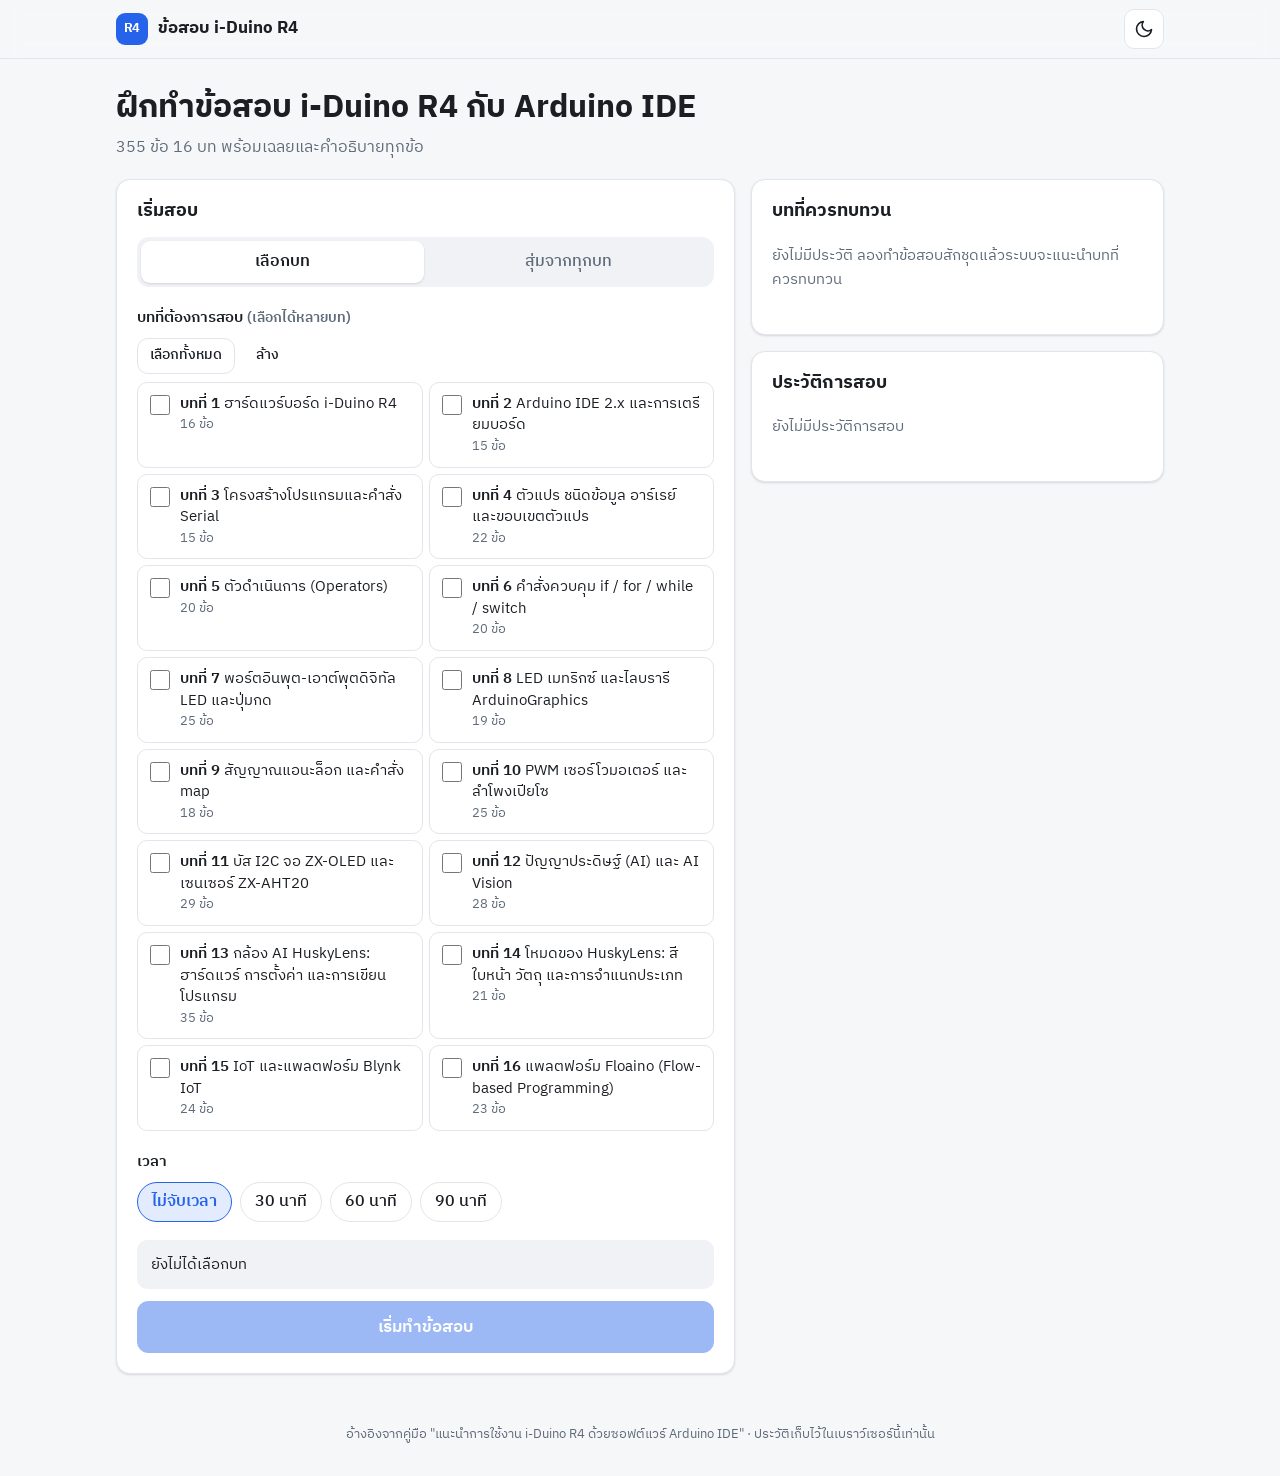
<file: index.html>
<!doctype html>
<html lang="th">
<head>
  <meta charset="utf-8">
  <meta name="viewport" content="width=device-width, initial-scale=1, viewport-fit=cover">
  <title>ข้อสอบ i-Duino R4</title>
  <meta name="description" content="แบบฝึกหัดข้อสอบปรนัย i-Duino R4 กับ Arduino IDE 355 ข้อ 16 บท พร้อมเฉลยและคำอธิบาย">
  <meta name="theme-color" content="#f6f7f9" media="(prefers-color-scheme: light)">
  <meta name="theme-color" content="#0f1216" media="(prefers-color-scheme: dark)">
  <link rel="icon" href="data:image/svg+xml,<svg xmlns='http://www.w3.org/2000/svg' viewBox='0 0 32 32'><rect width='32' height='32' rx='7' fill='%232563eb'/><path d='M9 17l5 5 9-11' stroke='white' stroke-width='3.5' fill='none' stroke-linecap='round' stroke-linejoin='round'/></svg>">
  <link rel="preconnect" href="https://fonts.googleapis.com">
  <link rel="preconnect" href="https://fonts.gstatic.com" crossorigin>
  <link href="https://fonts.googleapis.com/css2?family=IBM+Plex+Mono:wght@400;500&family=IBM+Plex+Sans+Thai:wght@400;500;600;700&display=swap" rel="stylesheet">
  <link rel="stylesheet" href="css/style.css">
  <script>
    // ตั้งธีมก่อนวาดหน้า กันหน้ากะพริบ
    try { var t = JSON.parse(localStorage.getItem('iduinoR4.theme')); if (t) document.documentElement.dataset.theme = t; } catch (e) {}
  </script>
</head>
<body>
  <div id="app"><p class="loading">กำลังโหลดข้อสอบ…</p></div>
  <div id="modal-root"></div>
  <noscript><p class="loading">เว็บนี้ต้องเปิดใช้ JavaScript</p></noscript>

  <script src="data/questions.js"></script>
  <script src="js/storage.js"></script>
  <script src="js/highlight.js"></script>
  <script src="js/exam.js"></script>
  <script src="js/app.js"></script>
</body>
</html>
</file>
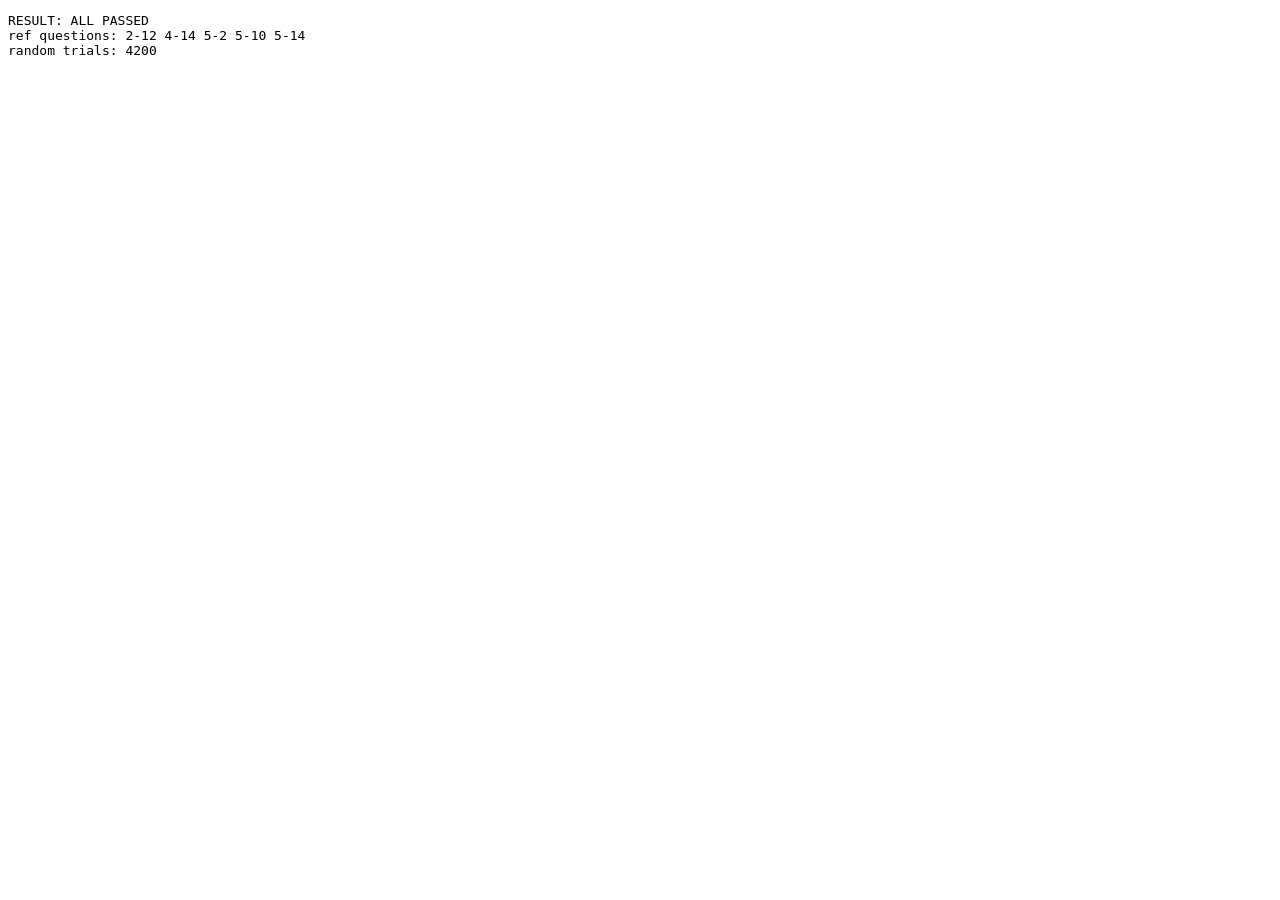
<file: tests/test.html>
<!doctype html>
<html lang="th"><head><meta charset="utf-8"><title>ทดสอบตรรกะ</title></head>
<body><pre id="out">running</pre>
<script src="../data/questions.js"></script>
<script src="../js/highlight.js"></script>
<script src="../js/exam.js"></script>
<script>
var out = [], fails = 0;
function ok(c, msg) { if (!c) { fails++; out.push('FAIL ' + msg); } }
try {
  var E = ExamCore, bank = E.buildBank(EXAM_DATA);
  ok(bank.items.length === 355, 'items 355 got ' + bank.items.length);
  ok(bank.chapters.length === 16, '16 chapters');
  var refs = bank.items.filter(function (i) { return i.prevId; }).map(function (i) { return i.id; });
  out.push('ref questions: ' + refs.join(' '));
  ok(refs.join(',') === '2-12,4-14,5-2,5-10,5-14', 'refs detected');
  bank.items.forEach(function (i) { if (i.prevId) ok(!!i.prevCode, 'prevCode for ' + i.id); });
  ok(bank.units.reduce(function (s, u) { return s + u.ids.length; }, 0) === 355, 'units cover all');

  // seeded rng
  var seed = 1;
  function rng() { seed = (seed * 16807) % 2147483647; return (seed - 1) / 2147483646; }

  function checkSet(ids, tag) {
    var set = {}; ids.forEach(function (id) { set[id] = 1; });
    ok(Object.keys(set).length === ids.length, tag + ' no duplicates');
    ids.forEach(function (id) {
      var it = bank.byId[id];
      if (it.prevId) ok(set[it.prevId], tag + ' ' + id + ' missing prev ' + it.prevId);
      // ข้อที่ถูกอ้างถึง ต้องมีข้อที่อ้างตามมาด้วย (ในโหมดสุ่ม)
    });
    for (var k = 1; k < ids.length; k++) {
      var a = bank.byId[ids[k - 1]], b = bank.byId[ids[k]];
      ok(a.ch < b.ch || (a.ch === b.ch && a.idx < b.idx), tag + ' order ' + ids[k - 1] + '>' + ids[k]);
    }
  }

  var trials = 0;
  [1, 2, 3, 5, 10, 20, 39, 40, 60, 100, 200, 354, 355, 999].forEach(function (n) {
    for (var t = 0; t < 300; t++) {
      var ids = E.pickRandom(bank, n, rng);
      var want = Math.min(n, 355);
      ok(ids.length === want, 'random n=' + n + ' got ' + ids.length);
      checkSet(ids, 'random n=' + n);
      // ห้ามมีข้อต้นกลุ่มโดยไม่มีข้อที่ตามมา (กลุ่มต้องครบ)
      var set = {}; ids.forEach(function (id) { set[id] = 1; });
      bank.units.forEach(function (u) {
        var c = u.ids.filter(function (id) { return set[id]; }).length;
        ok(c === 0 || c === u.ids.length, 'unit split n=' + n + ' ' + u.ids.join('+'));
      });
      trials++;
    }
  });
  out.push('random trials: ' + trials);

  // withPrereqs
  var w = E.withPrereqs(bank, ['5-14', '0-3', '2-12']);
  ok(w.join(',') === '0-3,2-11,2-12,5-13,5-14', 'withPrereqs ' + w.join(','));

  // chapters
  var c = E.idsOfChapters(bank, [6]);
  ok(c.length === 25 && c[0] === '6-0' && c[24] === '6-24', 'chapter 7 ids');

  // createExam + grade
  var ex = E.createExam(bank, E.idsOfChapters(bank, [4, 5]), { mode: 'chapters', label: 'x', minutes: 30 }, rng);
  ok(ex.items.length === 40 && ex.endsAt - ex.startedAt === 1800000, 'createExam');
  ex.items.forEach(function (x) { ok(x.order.slice().sort().join('') === '0123', 'perm ' + x.id); });
  ex.items.forEach(function (x, i) { if (i % 2 === 0) ex.answers[x.id] = bank.byId[x.id].answer; else if (i % 4 === 1) ex.answers[x.id] = (bank.byId[x.id].answer + 1) % 4; });
  var g = E.grade(bank, ex);
  ok(g.correct === 20 && g.total === 40 && g.pct === 50, 'grade ' + JSON.stringify([g.correct, g.total, g.pct]));
  ok(g.unanswered === 10 && g.wrongIds.length === 20, 'grade wrong/unanswered');
  ok(g.per[4][1] === 20 && g.per[5][1] === 20, 'per chapter');

  // chapterStats: ใหม่สุดก่อน
  var st = E.chapterStats([{ per: { 0: [10, 10] } }, { per: { 0: [0, 10], 1: [5, 10] } }], 16);
  ok(st[0].pct === Math.round(10 / 17 * 100) && st[0].attempts === 2, 'stats weighted ' + st[0].pct);
  ok(st[1].pct === 50 && st[2].pct === null, 'stats other');

  // highlighter
  var h = highlightCpp('#include <Wire.h>\nint x = 0x1F; // c\nSerial.println("a<b");');
  ok(h.indexOf('<span class="tk-pre">#include &lt;Wire.h&gt;</span>') === 0, 'hl pre');
  ok(h.indexOf('<span class="tk-type">int</span>') > 0 && h.indexOf('tk-num">0x1F') > 0, 'hl type/num');
  ok(h.indexOf('<span class="tk-fn">println</span>') > 0 && h.indexOf('"a&lt;b"') > 0, 'hl fn/str');
  // ทุกโค้ดในคลังไฮไลต์แล้วข้อความเหมือนเดิม
  var tmp = document.createElement('div');
  bank.items.forEach(function (i) { if (i.code) { tmp.innerHTML = highlightCpp(i.code); ok(tmp.textContent === i.code, 'hl roundtrip ' + i.id); } });
} catch (err) { fails++; out.push('ERROR ' + err.stack); }
out.unshift(fails ? 'RESULT: ' + fails + ' FAILURES' : 'RESULT: ALL PASSED');
document.getElementById('out').textContent = out.slice(0, 60).join('\n');
</script></body></html>
</file>
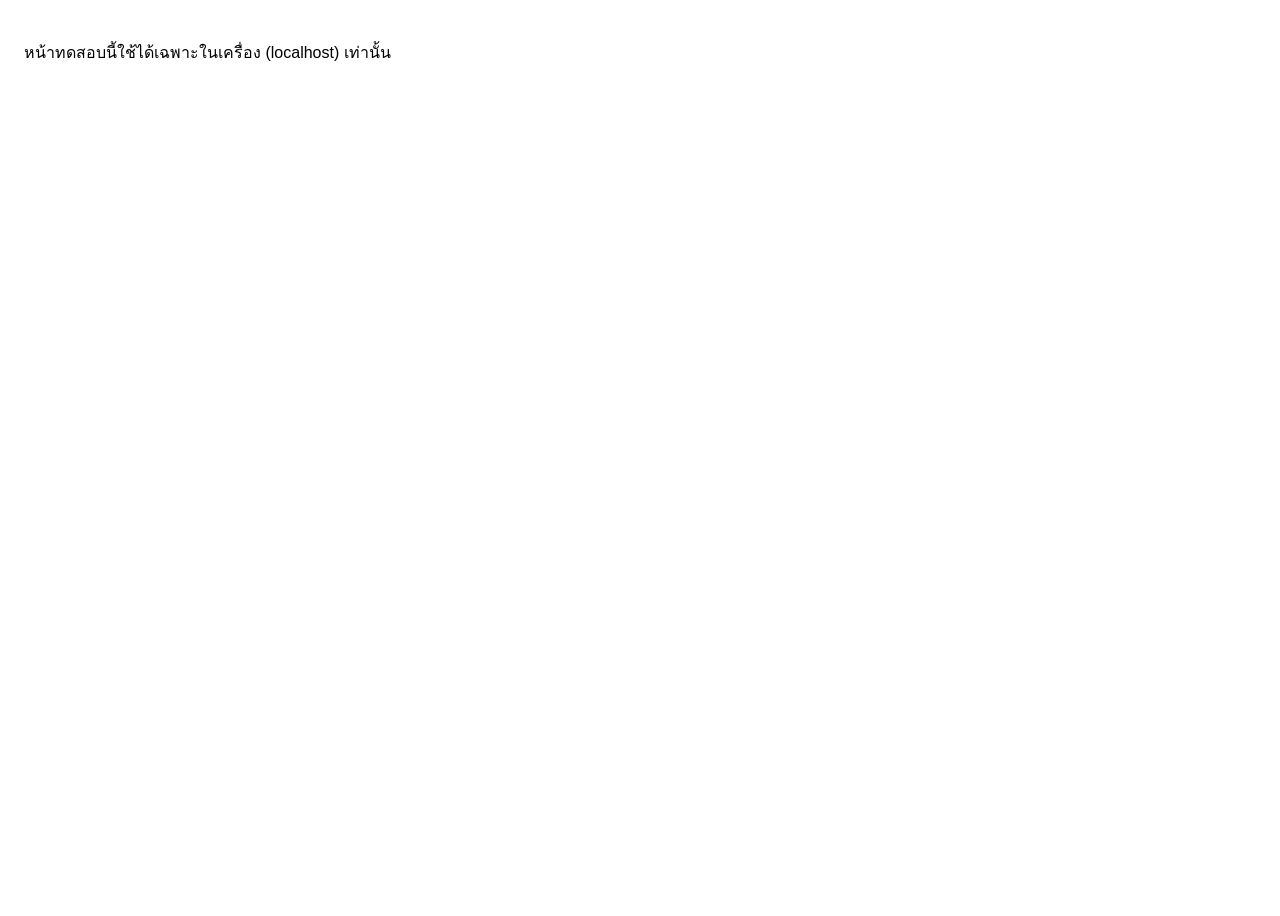
<file: tests/ui.html>
<!doctype html>
<html lang="th"><head><meta charset="utf-8"><title>ทดสอบ UI</title>
<style>html,body{margin:0;height:100%}iframe{border:0;width:100vw;height:100vh;display:block}#out{position:fixed;left:-9999px}</style></head>
<body><pre id="out">running</pre><iframe id="f"></iframe>
<script>
// ใช้ผ่านเซิร์ฟเวอร์ (python -m http.server) เท่านั้น: tests/ui.html?step=home|exam|palette|result|review|flow&theme=dark
var q = new URLSearchParams(location.search), step = q.get('step') || 'flow', theme = q.get('theme');
var out = [], fails = 0;
function ok(c, m) { if (!c) { fails++; out.push('FAIL ' + m); } }
// หน้านี้ล้าง localStorage ทั้งหมด: ยอมให้รันเฉพาะในเครื่อง กันลบประวัติของผู้ใช้บนเว็บจริง
if (!/^(localhost|127\.0\.0\.1)$/.test(location.hostname)) {
  document.body.innerHTML = '<p style="font-family:sans-serif;padding:24px">หน้าทดสอบนี้ใช้ได้เฉพาะในเครื่อง (localhost) เท่านั้น</p>';
  throw new Error('test page disabled outside localhost');
}
localStorage.clear();
if (theme) localStorage.setItem('iduinoR4.theme', JSON.stringify(theme));
var f = document.getElementById('f');
var jsErrors = [];
if (q.get('w')) { f.style.width = q.get('w') + 'px'; f.style.height = (q.get('h') || 844) + 'px'; }
f.src = '../index.html';
function wait(ms) { return new Promise(function (r) { setTimeout(r, ms || 0); }); }
f.onload = async function () {
  var w = f.contentWindow, d = w.document;
  function $(s) { return d.querySelector(s); }
  function click(s) { var el = typeof s === 'string' ? $(s) : s; if (!el) throw new Error('no ' + s); el.click(); }
  function st() { return w.__app.state(); }
  w.addEventListener('error', function (e) { jsErrors.push(e.message); });
  try {
    if (step === 'home') { done(); return; }
    if (step === 'all') {
      // แสดงทั้ง 355 ข้อทีละข้อ แล้วเปิดเฉลยทั้งชุด
      click('[data-act="ch-all"]');
      click('[data-act="time"][data-v="90"]');
      click('#start-btn');
      var ex = st().exam, bank = w.__app.bank;
      ok(ex.items.length === 355, 'all 355');
      for (var i = 0; i < ex.items.length; i++) {
        click('[data-act="goto"][data-v="' + i + '"]');
        var it = bank.byId[ex.items[i].id];
        ok(d.querySelectorAll('.choices .choice').length === 4, 'choices ' + it.id);
        ok(!!$('.code-block') === !!(it.code || it.prevCode), 'code block ' + it.id);
        ok($('.q-text').textContent === it.q, 'q text ' + it.id);
        if (i % 2) click(d.querySelectorAll('.choices .choice')[i % 4]);
      }
      ok(d.querySelectorAll('.pal.answered').length === 177, 'answered 177');
      click('[data-act="submit"]');
      click(d.querySelector('#modal-root [data-m="ok"]'));
      await wait(50);
      ok(d.querySelectorAll('.bar-row').length === 16, '16 bars');
      click('[data-act="review"]');
      ok(d.querySelectorAll('.rv').length === 355, 'review 355');
      ok(d.querySelectorAll('.rv .expl').length === 355, 'expl 355');
      ['wrong', 'skip', 'flag', 'all'].forEach(function (f2) { click('[data-act="filter"][data-v="' + f2 + '"]'); });
      click('[data-act="theme"]');
      click('[data-act="result"]'); click('[data-act="home"]');
      ok($('.weak-item') && $('.hist tbody tr'), 'home after');
      // ค่าผิดรูปใน localStorage ต้องไม่ทำให้เว็บพัง
      localStorage.setItem('iduinoR4.prefs', '{bad json');
      localStorage.setItem('iduinoR4.history', 'null');
      f.onload = null;
      w.location.reload();
      await wait(800);
      d = w.document;
      ok(d.querySelector('[data-act="start"]'), 'survives corrupt storage');
      done(); return;
    }
    // เลือกบท 5 กับ 6 (มีโค้ดและข้อ "จากโค้ดข้อที่แล้ว")
    click('[data-act="ch-none"]');
    [4, 5].forEach(function (c) { var cb = $('[data-ch="' + c + '"]'); cb.checked = true; cb.dispatchEvent(new Event('change', { bubbles: true })); });
    click('[data-act="time"][data-v="30"]');
    click('#start-btn');
    ok(st().view === 'exam' && st().exam.items.length === 40, 'started 40');
    ok(!!$('#timer'), 'timer shown');
    // ไปข้อ 2 ของบท 6 (มีโค้ด) = ลำดับ 21 ในชุด
    click('[data-act="goto"][data-v="21"]');
    ok($('.code-block .tk-kw'), 'code highlighted');
    ok(d.body.textContent.indexOf('โค้ดจากข้อที่แล้ว') < 0, 'no prev code on 6-2');
    click('[data-act="next"]');
    ok(d.body.textContent.indexOf('โค้ดจากข้อที่แล้ว') >= 0, 'prev code shown on 6-3');
    click('[data-act="prev"]');
    var ex = st().exam, bank = w.__app.bank;
    // ตอบถูกครึ่งหนึ่ง ผิดบางข้อ เว้นบางข้อ
    ex.items.forEach(function (x, i) {
      click('[data-act="goto"][data-v="' + i + '"]');
      var ans = bank.byId[x.id].answer;
      if (i % 3 === 0) return; // เว้น
      var v = i % 3 === 1 ? ans : (ans + 1) % 4;
      click('[data-act="pick"][data-v="' + v + '"]');
    });
    click('[data-act="goto"][data-v="21"]');
    click('[data-act="flag"]');
    ok($('.pal.flagged') && $('.pal.answered'), 'palette states');
    ok(JSON.parse(localStorage.getItem('iduinoR4.current')).flags[ex.items[21].id], 'saved to storage');
    if (step === 'exam') { done(); return; }
    if (step === 'palette') { click('[data-act="pal-open"]'); done(); return; }
    click('[data-act="submit"]');
    ok(d.querySelector('#modal-root .modal'), 'confirm modal');
    click(d.querySelector('#modal-root [data-m="ok"]'));
    await wait(50);
    ok(st().view === 'result', 'result view');
    var g = w.ExamCore.grade(bank, st().done);
    ok(g.correct === 13 && g.unanswered === 14, 'grade ' + g.correct + '/' + g.unanswered);
    ok(d.querySelectorAll('.bar-row').length === 2, '2 bars');
    var hist = JSON.parse(localStorage.getItem('iduinoR4.history'));
    ok(hist.length === 1 && hist[0].correct === 13, 'history saved');
    ok(!localStorage.getItem('iduinoR4.current'), 'current cleared');
    if (step === 'result') { done(); return; }
    click('[data-act="review"]');
    ok(d.querySelectorAll('.rv').length === 40, 'review all 40');
    click('[data-act="filter"][data-v="wrong"]');
    ok(d.querySelectorAll('.rv').length === 27, 'review wrong 27 got ' + d.querySelectorAll('.rv').length);
    if (step === 'review') { w.scrollTo(0, 0); done(); return; }
    click('[data-act="retry-wrong"]');
    var r = st().exam;
    var wrongSet = {}; g.wrongIds.forEach(function (id) { wrongSet[id] = 1; });
    r.items.forEach(function (x) { var it = bank.byId[x.id]; ok(wrongSet[x.id] || r.items.some(function (y) { return bank.byId[y.id].prevId === x.id; }), 'retry extra ' + x.id); });
    r.items.forEach(function (x) { var p = bank.byId[x.id].prevId; if (p) ok(r.items.some(function (y) { return y.id === p; }), 'retry missing prev of ' + x.id); });
    out.push('retry size ' + r.items.length + ' (wrong ' + g.wrongIds.length + ')');
    click('[data-act="exit"]');
    ok(st().view === 'home' && $('.resume'), 'resume card');
    ok($('.weak-item'), 'weak chapters shown');
    // random mode
    click('[data-act="discard"]'); click(d.querySelector('#modal-root [data-m="ok"]')); await wait(50);
    click('[data-act="mode"][data-v="random"]');
    click('[data-act="n"][data-v="20"]');
    click('[data-act="time"][data-v="0"]');
    click('#start-btn');
    ok(st().exam.items.length === 20 && !$('#timer'), 'random 20 no timer');
    // time out: เริ่มชุดสุ่มแบบจับเวลา (เปิด modal ยืนยันทิ้งชุดเดิม)
    click('[data-act="exit"]');
    click('[data-act="time"][data-v="30"]');
    click('#start-btn');
    click(d.querySelector('#modal-root [data-m="ok"]')); await wait(50);
    ok(st().exam.items.length === 20 && $('#timer'), 'random 20 with timer');
    st().exam.endsAt = Date.now() - 1000;
    setTimeout(function () {
      ok(st().view === 'result', 'auto submit on timeout');
      ok(JSON.parse(localStorage.getItem('iduinoR4.history')).length === 2, 'history 2');
      done();
    }, 1500);
  } catch (e) { fails++; out.push('ERROR ' + e.stack); done(); }
};
function done() {
  if (jsErrors.length) { fails += jsErrors.length; out.push('JS ERRORS: ' + jsErrors.join(' | ')); }
  out.unshift(fails ? 'RESULT: ' + fails + ' FAILURES' : 'RESULT: ALL PASSED');
  document.getElementById('out').textContent = out.join('\n');
  document.title = 'done';
}
</script></body></html>
</file>
<file: css/style.css>
/* ===== ธีม ===== */
:root {
  --bg: #f6f7f9;
  --surface: #ffffff;
  --surface-2: #f0f2f5;
  --border: #e2e5ea;
  --text: #1b1f24;
  --muted: #5f6b7a;
  --primary: #2563eb;
  --primary-ink: #ffffff;
  --primary-soft: #e3ecff;
  --good: #15803d;
  --good-soft: #dcfce7;
  --bad: #dc2626;
  --bad-soft: #fee2e2;
  --warn: #c2410c;
  --warn-soft: #ffedd5;
  --mid: #ca8a04;
  --code-bg: #f6f8fa;
  --code-text: #24292f;
  --tk-com: #6a737d;
  --tk-str: #0a7f3f;
  --tk-pre: #b35900;
  --tk-num: #0550ae;
  --tk-kw: #cf222e;
  --tk-type: #8250df;
  --tk-const: #0550ae;
  --tk-fn: #6639ba;
  --shadow: 0 1px 2px rgba(16, 24, 40, .06), 0 1px 3px rgba(16, 24, 40, .08);
  --radius: 14px;
  --font: 'IBM Plex Sans Thai', 'Noto Sans Thai', 'Leelawadee UI', Tahoma, system-ui, sans-serif;
  --mono: 'IBM Plex Mono', 'IBM Plex Sans Thai', ui-monospace, Consolas, monospace;
  color-scheme: light;
}

@media (prefers-color-scheme: dark) {
  :root:not([data-theme="light"]) {
    --bg: #0f1216; --surface: #171b21; --surface-2: #1f242c; --border: #2c323b;
    --text: #e6e9ee; --muted: #9aa4b2;
    --primary: #5b9cff; --primary-ink: #0b1220; --primary-soft: #1b2f50;
    --good: #4ade80; --good-soft: #143823; --bad: #f87171; --bad-soft: #451b1b;
    --warn: #fb923c; --warn-soft: #43260f; --mid: #facc15;
    --code-bg: #0d1117; --code-text: #e6edf3;
    --tk-com: #8b949e; --tk-str: #7ee787; --tk-pre: #ffa657; --tk-num: #79c0ff;
    --tk-kw: #ff7b72; --tk-type: #d2a8ff; --tk-const: #79c0ff; --tk-fn: #d2a8ff;
    --shadow: 0 1px 2px rgba(0, 0, 0, .4);
    color-scheme: dark;
  }
}
:root[data-theme="dark"] {
  --bg: #0f1216; --surface: #171b21; --surface-2: #1f242c; --border: #2c323b;
  --text: #e6e9ee; --muted: #9aa4b2;
  --primary: #5b9cff; --primary-ink: #0b1220; --primary-soft: #1b2f50;
  --good: #4ade80; --good-soft: #143823; --bad: #f87171; --bad-soft: #451b1b;
  --warn: #fb923c; --warn-soft: #43260f; --mid: #facc15;
  --code-bg: #0d1117; --code-text: #e6edf3;
  --tk-com: #8b949e; --tk-str: #7ee787; --tk-pre: #ffa657; --tk-num: #79c0ff;
  --tk-kw: #ff7b72; --tk-type: #d2a8ff; --tk-const: #79c0ff; --tk-fn: #d2a8ff;
  --shadow: 0 1px 2px rgba(0, 0, 0, .4);
  color-scheme: dark;
}

/* ===== พื้นฐาน ===== */
*, *::before, *::after { box-sizing: border-box; }
html { -webkit-text-size-adjust: 100%; }
body {
  margin: 0; background: var(--bg); color: var(--text);
  font-family: var(--font); font-size: 16px; line-height: 1.65;
  -webkit-tap-highlight-color: transparent;
}
button, input { font: inherit; color: inherit; }
button { cursor: pointer; }
h1, h2, h3 { line-height: 1.3; margin: 0; }
.loading { text-align: center; padding: 64px 16px; color: var(--muted); }
.muted { color: var(--muted); }
.small { font-size: .875rem; }
.sr-only { position: absolute; width: 1px; height: 1px; overflow: hidden; clip: rect(0 0 0 0); }

.wrap { max-width: 1080px; margin: 0 auto; padding: 0 16px; }
.wrap.narrow { max-width: 760px; }

/* ===== ส่วนหัว ===== */
.topbar {
  position: sticky; top: 0; z-index: 20;
  background: color-mix(in srgb, var(--bg) 88%, transparent);
  backdrop-filter: blur(10px); -webkit-backdrop-filter: blur(10px);
  border-bottom: 1px solid var(--border);
}
.topbar .wrap { display: flex; align-items: center; gap: 10px; min-height: 58px; }
.brand { display: flex; align-items: center; gap: 10px; font-weight: 700; font-size: 1.05rem; }
.brand-mark {
  width: 32px; height: 32px; border-radius: 9px; background: var(--primary); color: var(--primary-ink);
  display: grid; place-items: center; font-size: .8rem; font-weight: 700; letter-spacing: -.02em;
}
.spacer { flex: 1; }

.icon-btn {
  width: 40px; height: 40px; border-radius: 10px; border: 1px solid var(--border);
  background: var(--surface); display: grid; place-items: center; flex: none;
}
.icon-btn:hover { background: var(--surface-2); }
.icon-btn svg { width: 20px; height: 20px; }

/* ===== ปุ่ม ===== */
.btn {
  display: inline-flex; align-items: center; justify-content: center; gap: 8px;
  min-height: 44px; padding: 8px 18px; border-radius: 11px; border: 1px solid var(--border);
  background: var(--surface); font-weight: 500; text-decoration: none; white-space: nowrap;
}
.btn:hover { background: var(--surface-2); }
.btn.primary { background: var(--primary); border-color: var(--primary); color: var(--primary-ink); font-weight: 600; }
.btn.primary:hover { filter: brightness(1.07); }
.btn.danger { color: var(--bad); }
.btn.ghost { border-color: transparent; background: transparent; }
.btn.ghost:hover { background: var(--surface-2); }
.btn.block { width: 100%; }
.btn.lg { min-height: 52px; font-size: 1.05rem; }
.btn:disabled { opacity: .45; cursor: not-allowed; filter: none; }
.btn svg { width: 18px; height: 18px; flex: none; }
.btn.sm { min-height: 36px; padding: 4px 12px; font-size: .9rem; }
:focus-visible { outline: 3px solid color-mix(in srgb, var(--primary) 55%, transparent); outline-offset: 2px; }

/* ===== การ์ด ===== */
.card {
  background: var(--surface); border: 1px solid var(--border); border-radius: var(--radius);
  box-shadow: var(--shadow); padding: 20px;
}
.card + .card { margin-top: 16px; }
.card-head { display: flex; align-items: center; gap: 10px; margin-bottom: 14px; flex-wrap: wrap; }
.card-head h2 { font-size: 1.1rem; }
.section-label { font-weight: 600; font-size: .95rem; margin: 18px 0 8px; }
.section-label:first-child { margin-top: 0; }

/* ===== หน้าแรก ===== */
.hero { padding: 28px 0 18px; }
.hero h1 { font-size: clamp(1.45rem, 4.5vw, 2rem); }
.hero p { margin: 6px 0 0; color: var(--muted); }
.home-grid { display: grid; gap: 16px; padding-bottom: 40px; }
@media (min-width: 900px) { .home-grid { grid-template-columns: minmax(0, 1.5fr) minmax(0, 1fr); align-items: start; } }

.seg { display: grid; grid-template-columns: 1fr 1fr; gap: 4px; padding: 4px; background: var(--surface-2); border-radius: 12px; }
.seg button {
  border: 0; background: transparent; min-height: 42px; border-radius: 9px; font-weight: 500; color: var(--muted);
}
.seg button[aria-pressed="true"] { background: var(--surface); color: var(--text); box-shadow: var(--shadow); font-weight: 600; }

.chips { display: flex; flex-wrap: wrap; gap: 8px; }
.chip {
  min-height: 40px; padding: 6px 14px; border-radius: 999px; border: 1px solid var(--border);
  background: var(--surface); font-weight: 500;
}
.chip[aria-pressed="true"] { background: var(--primary-soft); border-color: var(--primary); color: var(--primary); font-weight: 600; }
.chip .count { font-size: .8rem; opacity: .75; margin-left: 4px; }

.chapter-tools { display: flex; gap: 8px; align-items: center; margin-bottom: 8px; flex-wrap: wrap; }
.chapter-list { display: grid; gap: 6px; }
@media (min-width: 640px) { .chapter-list { grid-template-columns: 1fr 1fr; } }
.ch-item {
  display: flex; align-items: flex-start; gap: 10px; padding: 10px 12px; border-radius: 10px;
  border: 1px solid var(--border); cursor: pointer; user-select: none; min-height: 48px;
}
.ch-item:hover { background: var(--surface-2); }
.ch-item input { width: 20px; height: 20px; margin: 2px 0 0; accent-color: var(--primary); flex: none; }
.ch-item.on { border-color: var(--primary); background: var(--primary-soft); }
.ch-item .ch-text { flex: 1; min-width: 0; font-size: .93rem; line-height: 1.45; }
.ch-item .ch-num { font-weight: 600; }
.ch-item .ch-count { font-size: .8rem; color: var(--muted); white-space: nowrap; margin-top: 2px; }

.num-row { display: flex; gap: 10px; align-items: center; flex-wrap: wrap; }
.num-input {
  width: 110px; min-height: 44px; padding: 6px 12px; border-radius: 10px; border: 1px solid var(--border);
  background: var(--surface); font-size: 1.05rem; font-weight: 600;
}
.start-summary { margin: 18px 0 12px; padding: 12px 14px; border-radius: 10px; background: var(--surface-2); font-size: .95rem; }
.start-summary b { color: var(--primary); }

.resume { border-color: var(--primary); background: linear-gradient(0deg, var(--primary-soft), var(--primary-soft)) , var(--surface); }
.resume .row { display: flex; gap: 8px; flex-wrap: wrap; margin-top: 12px; }

.weak-list { display: grid; gap: 8px; }
.weak-item { display: grid; grid-template-columns: 1fr auto; gap: 4px 12px; align-items: center; padding: 10px 0; border-top: 1px solid var(--border); }
.weak-item:first-child { border-top: 0; padding-top: 0; }
.weak-item .name { font-size: .93rem; line-height: 1.45; }
.weak-item .meter { grid-column: 1 / -1; height: 6px; border-radius: 3px; background: var(--surface-2); overflow: hidden; }
.weak-item .meter i { display: block; height: 100%; border-radius: 3px; }

.hist { width: 100%; border-collapse: collapse; font-size: .9rem; }
.hist th { text-align: left; font-weight: 500; color: var(--muted); font-size: .8rem; padding: 0 6px 6px; }
.hist td { padding: 9px 6px; border-top: 1px solid var(--border); vertical-align: top; }
.hist td.score { text-align: right; white-space: nowrap; font-variant-numeric: tabular-nums; }
.hist th:last-child { text-align: right; }
.empty { color: var(--muted); font-size: .93rem; padding: 6px 0; }

/* ===== หน้าทำข้อสอบ ===== */
.exam-top .wrap { gap: 8px; }
.exam-progress { font-weight: 600; font-variant-numeric: tabular-nums; }
.exam-progress small { font-weight: 400; color: var(--muted); }
.timer {
  display: inline-flex; align-items: center; gap: 6px; padding: 6px 12px; border-radius: 999px;
  background: var(--surface-2); font-weight: 600; font-variant-numeric: tabular-nums; font-family: var(--mono);
}
.timer svg { width: 16px; height: 16px; }
.timer.low { background: var(--bad-soft); color: var(--bad); animation: pulse 1s ease-in-out infinite alternate; }
@keyframes pulse { to { opacity: .7; } }
.progress-line { height: 3px; background: var(--border); }
.progress-line i { display: block; height: 100%; background: var(--primary); transition: width .25s; }

.exam-layout { display: grid; gap: 20px; padding: 18px 0 110px; }
@media (min-width: 900px) {
  .exam-layout { grid-template-columns: minmax(0, 1fr) 300px; align-items: start; padding-bottom: 40px; }
}
.q-meta { display: flex; align-items: center; gap: 8px; flex-wrap: wrap; margin-bottom: 10px; }
.tag { display: inline-block; font-size: .8rem; padding: 2px 10px; border-radius: 999px; background: var(--surface-2); color: var(--muted); }
.q-num { font-size: 1.05rem; font-weight: 700; }
.q-text { font-size: 1.08rem; font-weight: 500; white-space: pre-line; margin: 0 0 14px; }

.code-block {
  margin: 0 0 16px; background: var(--code-bg); color: var(--code-text); border: 1px solid var(--border);
  border-radius: 10px; overflow: auto; font-family: var(--mono); font-size: .88rem; line-height: 1.6;
}
.code-block code { display: block; padding: 14px 16px; white-space: pre; min-width: max-content; font-family: inherit; }
.code-label { display: block; font-family: var(--font); font-size: .78rem; color: var(--muted); padding: 8px 16px 0; }
.tk-com { color: var(--tk-com); font-style: italic; }
.tk-str { color: var(--tk-str); }
.tk-pre { color: var(--tk-pre); }
.tk-num { color: var(--tk-num); }
.tk-kw { color: var(--tk-kw); font-weight: 500; }
.tk-type { color: var(--tk-type); }
.tk-const { color: var(--tk-const); }
.tk-fn { color: var(--tk-fn); }

.choices { display: grid; gap: 10px; }
.choice {
  display: flex; align-items: flex-start; gap: 12px; width: 100%; text-align: left;
  padding: 12px 14px; min-height: 54px; border-radius: 12px; border: 1.5px solid var(--border);
  background: var(--surface); transition: border-color .12s, background .12s;
}
.choice:hover { border-color: color-mix(in srgb, var(--primary) 50%, var(--border)); }
.choice .letter {
  flex: none; width: 30px; height: 30px; border-radius: 50%; display: grid; place-items: center;
  background: var(--surface-2); font-weight: 600; font-size: .95rem;
}
.choice .ctext { flex: 1; padding-top: 2px; white-space: pre-wrap; overflow-wrap: anywhere; }
.choice[aria-checked="true"] { border-color: var(--primary); background: var(--primary-soft); }
.choice[aria-checked="true"] .letter { background: var(--primary); color: var(--primary-ink); }

.q-actions { display: flex; justify-content: space-between; align-items: center; gap: 10px; margin-top: 18px; flex-wrap: wrap; }
.flag-btn[aria-pressed="true"] { background: var(--warn-soft); border-color: var(--warn); color: var(--warn); }

.nav-desktop { display: none; gap: 10px; margin-top: 16px; }
.nav-desktop .btn { flex: 1; }
@media (min-width: 900px) { .nav-desktop { display: flex; } }

.bottom-bar {
  position: fixed; left: 0; right: 0; bottom: 0; z-index: 25;
  background: var(--surface); border-top: 1px solid var(--border);
  padding: 10px 16px calc(10px + env(safe-area-inset-bottom));
  display: grid; grid-template-columns: 1fr auto 1fr; gap: 8px;
}
@media (min-width: 900px) { .bottom-bar { display: none; } }

.palette { position: sticky; top: 76px; }
.palette-grid { display: grid; grid-template-columns: repeat(auto-fill, minmax(42px, 1fr)); gap: 6px; max-height: 52vh; overflow: auto; padding: 2px; }
.pal {
  position: relative; height: 42px; border-radius: 9px; border: 1px solid var(--border);
  background: var(--surface); font-size: .88rem; font-weight: 500; font-variant-numeric: tabular-nums;
}
.pal.answered { background: var(--primary); border-color: var(--primary); color: var(--primary-ink); }
.pal.flagged { box-shadow: inset 0 0 0 2px var(--warn); }
.pal.flagged::after {
  content: ''; position: absolute; top: 3px; right: 3px; width: 7px; height: 7px; border-radius: 50%; background: var(--warn);
}
.pal.current { outline: 2px solid var(--text); outline-offset: 1px; }
.pal-chapter { grid-column: 1 / -1; font-size: .75rem; color: var(--muted); padding: 6px 2px 0; }
.legend { display: flex; flex-wrap: wrap; gap: 6px 14px; font-size: .8rem; color: var(--muted); margin: 12px 0; }
.legend span { display: inline-flex; align-items: center; gap: 6px; }
.legend i { width: 14px; height: 14px; border-radius: 4px; border: 1px solid var(--border); display: inline-block; }
.legend i.a { background: var(--primary); border-color: var(--primary); }
.legend i.f { box-shadow: inset 0 0 0 2px var(--warn); }
.pal-stats { font-size: .88rem; margin-bottom: 12px; }

/* ลิ้นชักแผงเลขข้อบนมือถือ */
@media (max-width: 899.98px) {
  .palette { position: fixed; inset: auto 0 0 0; z-index: 40; border-radius: 18px 18px 0 0; transform: translateY(105%);
    transition: transform .22s ease; max-height: 82vh; overflow: auto; padding-bottom: calc(20px + env(safe-area-inset-bottom)); }
  .palette.open { transform: none; }
  .palette-grid { max-height: none; }
  .scrim { position: fixed; inset: 0; background: rgba(0, 0, 0, .4); z-index: 35; }
  .palette .close-pal { display: grid; }
}
.close-pal { display: none; }

/* ===== ผลสอบ ===== */
.result-hero { text-align: center; padding: 28px 20px; }
.score-ring { width: 168px; height: 168px; margin: 0 auto 12px; position: relative; }
.score-ring svg { width: 100%; height: 100%; transform: rotate(-90deg); }
.score-ring .val { position: absolute; inset: 0; display: grid; place-content: center; text-align: center; }
.score-ring .pct { font-size: 2.1rem; font-weight: 700; line-height: 1.1; font-variant-numeric: tabular-nums; }
.score-ring .frac { color: var(--muted); font-size: .95rem; }
.result-msg { font-size: 1.15rem; font-weight: 600; margin: 4px 0; }
.stats-row { display: grid; grid-template-columns: repeat(3, 1fr); gap: 10px; margin: 18px 0 4px; }
.stat { background: var(--surface-2); border-radius: 10px; padding: 10px 6px; }
.stat b { display: block; font-size: 1.25rem; font-variant-numeric: tabular-nums; }
.stat span { font-size: .8rem; color: var(--muted); }
.action-row { display: grid; gap: 10px; margin-top: 18px; }
@media (min-width: 560px) { .action-row { grid-template-columns: repeat(3, 1fr); } }

.bars { display: grid; gap: 14px; }
.bar-row { display: grid; gap: 5px; }
.bar-head { display: flex; justify-content: space-between; gap: 12px; font-size: .9rem; line-height: 1.4; }
.bar-head .v { white-space: nowrap; font-variant-numeric: tabular-nums; font-weight: 600; }
.bar-track { height: 14px; border-radius: 4px; background: var(--surface-2); overflow: hidden; }
.bar-track i { display: block; height: 100%; border-radius: 4px; min-width: 2px; }
.lv-good { background: var(--good); }
.lv-mid { background: var(--mid); }
.lv-bad { background: var(--bad); }
.txt-good { color: var(--good); } .txt-mid { color: var(--mid); } .txt-bad { color: var(--bad); }
.bar-legend { display: flex; gap: 14px; flex-wrap: wrap; font-size: .8rem; color: var(--muted); margin-top: 14px; }
.bar-legend span { display: inline-flex; align-items: center; gap: 6px; }
.bar-legend i { width: 12px; height: 12px; border-radius: 3px; }

/* ===== เฉลย ===== */
.review-filter { position: sticky; top: 58px; z-index: 10; background: var(--bg); padding: 12px 0; }
.review-list { display: grid; grid-template-columns: minmax(0, 1fr); gap: 14px; padding-bottom: 40px; }
.rv.card { padding: 18px; }
.review-list .card + .card { margin-top: 0; }
.rv .status { font-size: .82rem; font-weight: 600; padding: 2px 10px; border-radius: 999px; }
.rv .status.ok { background: var(--good-soft); color: var(--good); }
.rv .status.no { background: var(--bad-soft); color: var(--bad); }
.rv .status.skip { background: var(--surface-2); color: var(--muted); }
.rv .choice { cursor: default; min-height: 46px; padding: 9px 12px; }
.rv .choice:hover { border-color: var(--border); }
.rv .choice.correct { border-color: var(--good); background: var(--good-soft); }
.rv .choice.correct .letter { background: var(--good); color: var(--surface); }
.rv .choice.picked-wrong { border-color: var(--bad); background: var(--bad-soft); }
.rv .choice.picked-wrong .letter { background: var(--bad); color: var(--surface); }
.rv .choice .mark { flex: none; font-size: .8rem; font-weight: 600; padding-top: 4px; }
.rv .choice.correct .mark { color: var(--good); }
.rv .choice.picked-wrong .mark { color: var(--bad); }
.expl { margin-top: 12px; padding: 12px 14px; border-radius: 10px; background: var(--surface-2); border-left: 4px solid var(--primary); font-size: .95rem; }
.expl b { display: block; font-size: .85rem; color: var(--primary); margin-bottom: 2px; }

.page-head { display: flex; align-items: center; gap: 10px; padding: 20px 0 6px; flex-wrap: wrap; }
.page-head h1 { font-size: 1.35rem; flex: 1; min-width: 200px; }

/* ===== Modal ===== */
.modal-back { position: fixed; inset: 0; background: rgba(0, 0, 0, .45); z-index: 60; display: grid; place-items: center; padding: 16px; }
.modal { width: 100%; max-width: 440px; background: var(--surface); border-radius: 16px; padding: 22px; border: 1px solid var(--border); }
.modal h3 { font-size: 1.15rem; margin-bottom: 8px; }
.modal .body { color: var(--muted); }
.modal .body ul { margin: 8px 0 0; padding-left: 20px; }
.modal .actions { display: flex; gap: 10px; justify-content: flex-end; margin-top: 20px; flex-wrap: wrap; }

.footer { text-align: center; color: var(--muted); font-size: .8rem; padding: 10px 16px 30px; }
.kbd-hint { font-size: .8rem; color: var(--muted); margin-top: 12px; display: none; }
@media (min-width: 900px) and (hover: hover) { .kbd-hint { display: block; } }
kbd { font-family: var(--mono); font-size: .75rem; padding: 1px 6px; border: 1px solid var(--border); border-bottom-width: 2px; border-radius: 5px; background: var(--surface-2); }

@media (prefers-reduced-motion: reduce) { * { transition: none !important; animation: none !important; } }
</file>
